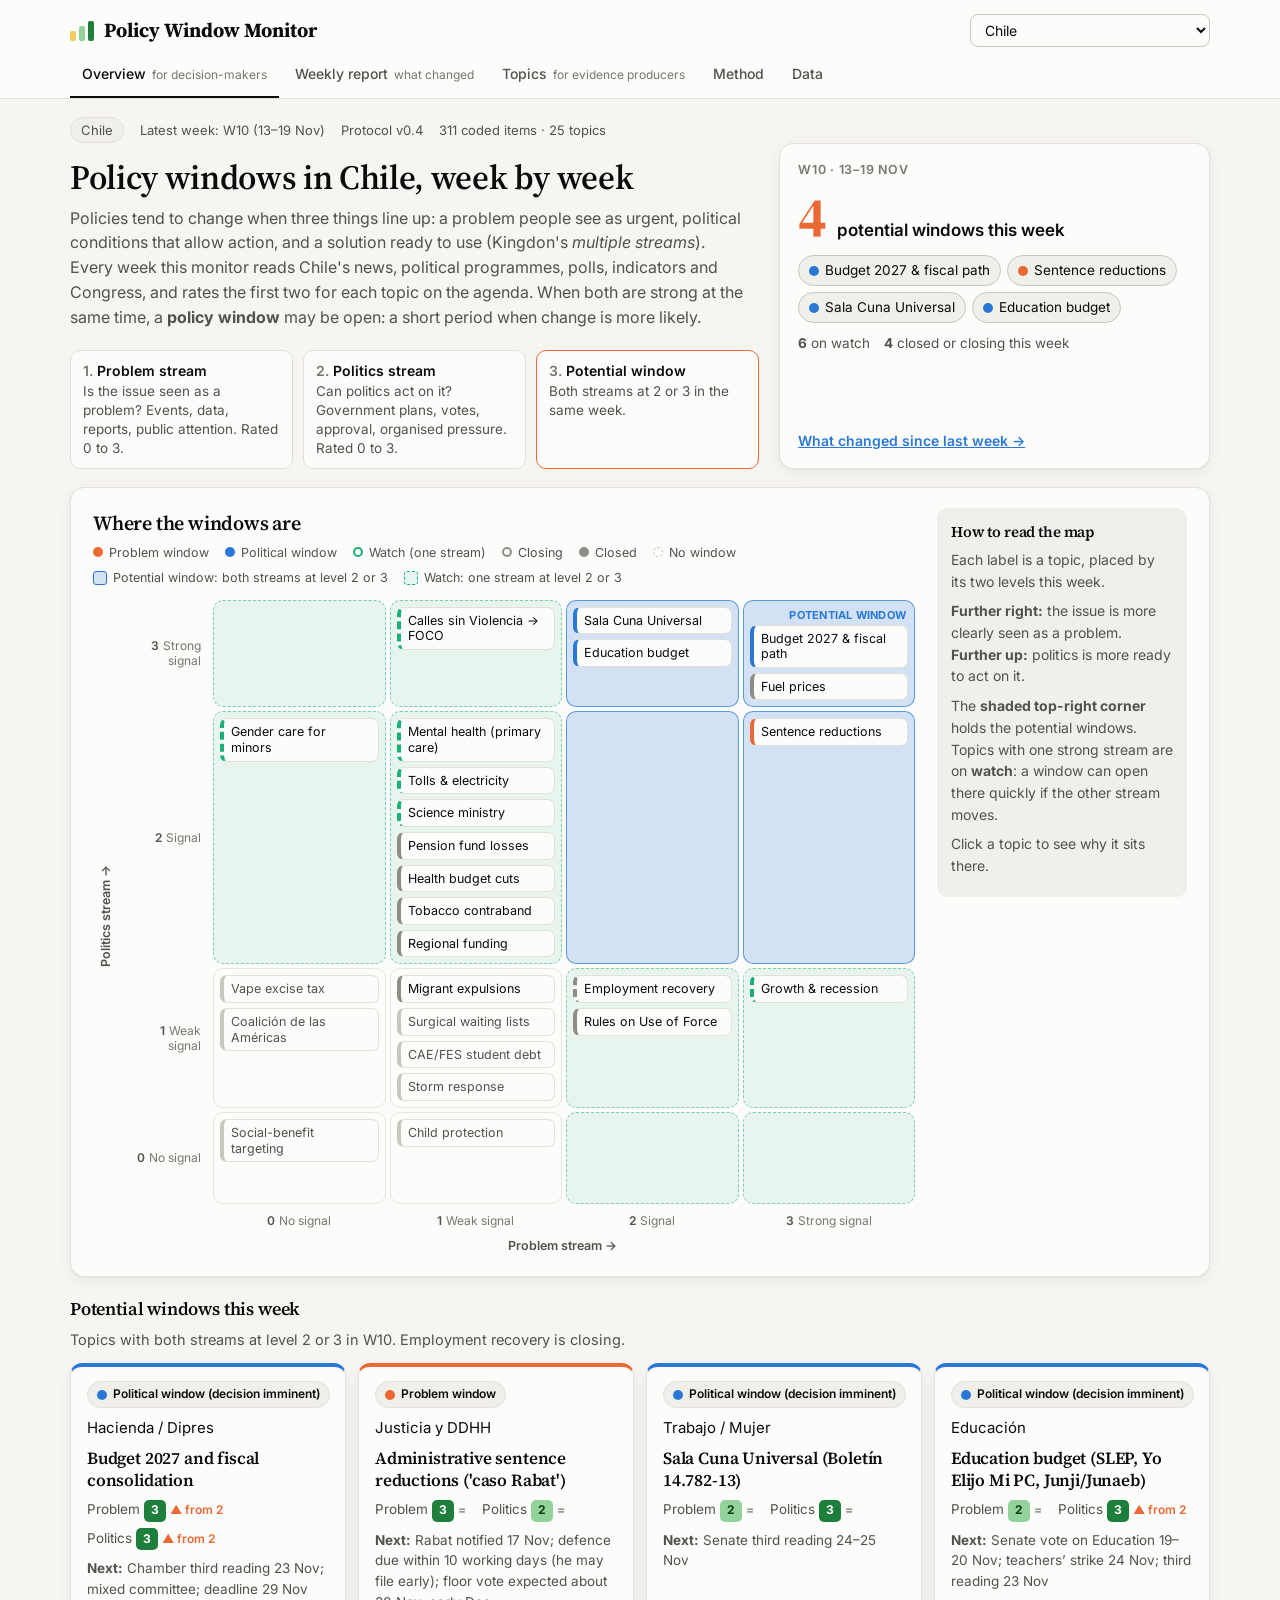
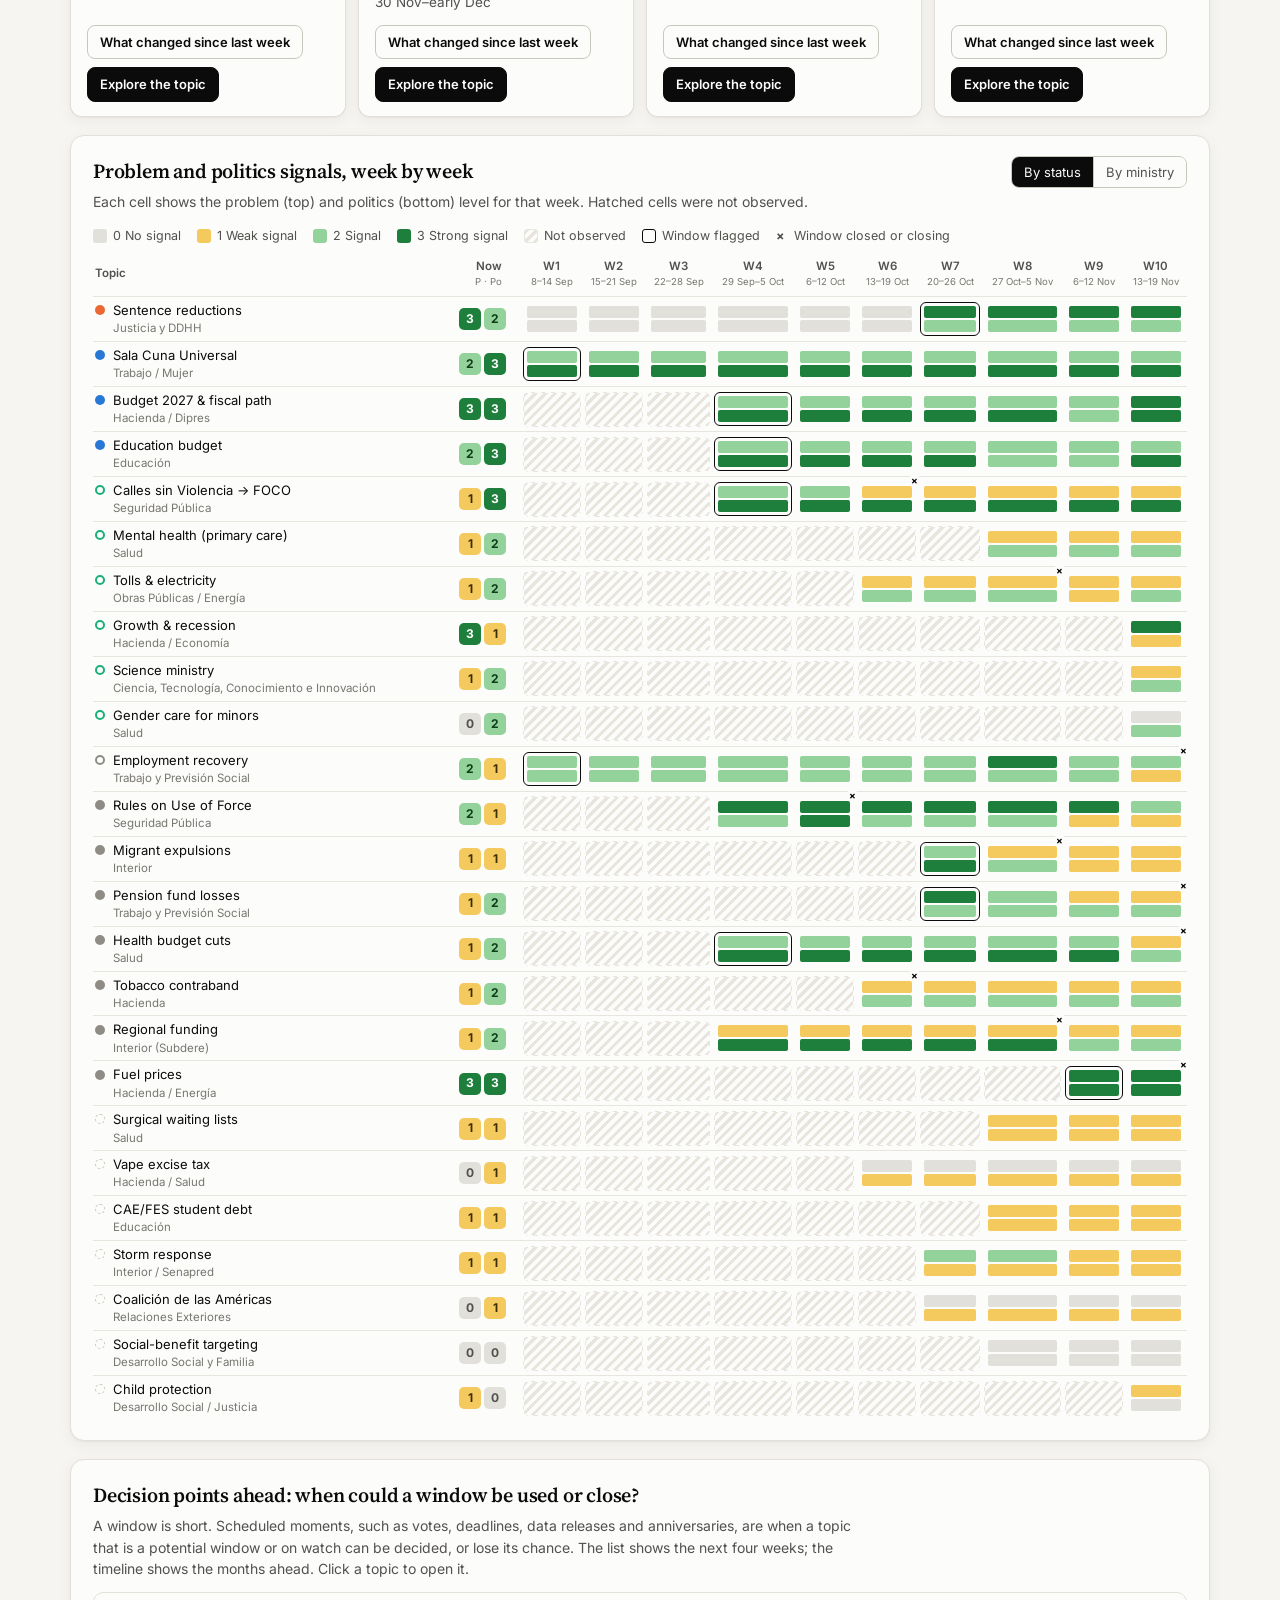
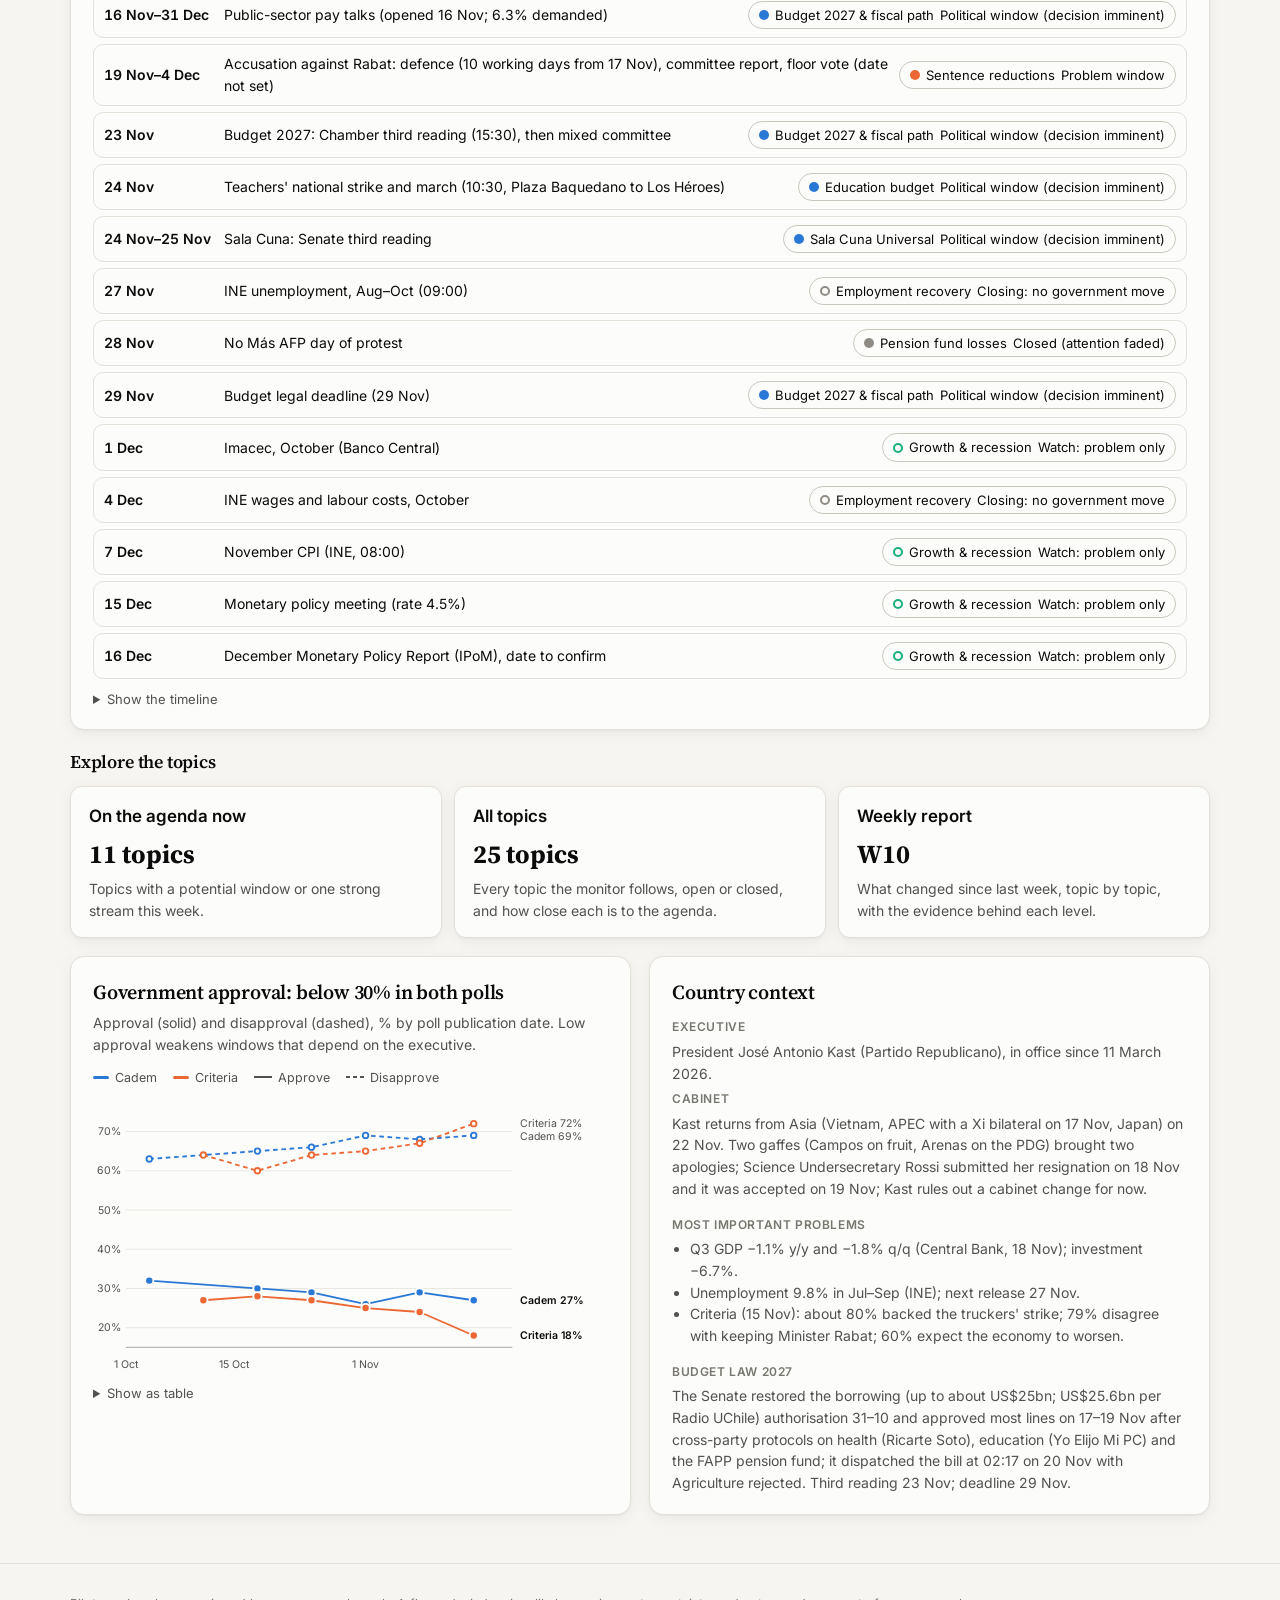
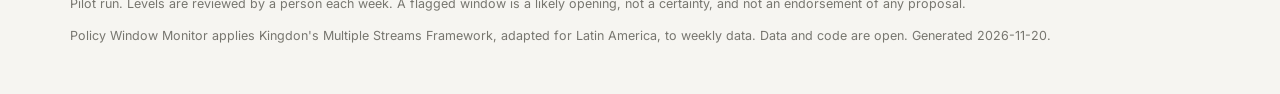
<file: index.html>
<!DOCTYPE html>
<html lang="en">
<head>
<meta charset="utf-8">
<meta name="viewport" content="width=device-width, initial-scale=1">
<title>Policy Window Monitor — Chile</title>
<meta name="description" content="Weekly monitor of likely policy windows in Latin America and the Caribbean, starting with Chile.">
<link rel="preconnect" href="https://fonts.googleapis.com">
<link rel="preconnect" href="https://fonts.gstatic.com" crossorigin>
<link href="https://fonts.googleapis.com/css2?family=Inter:wght@400;500;600;700&family=Source+Serif+4:opsz,wght@8..60,500;8..60,600;8..60,700&display=swap" rel="stylesheet">
<link rel="stylesheet" href="assets/style.css?v=7f7e30df">
</head>
<body>
<div class="viz-root">
  <header class="site-header">
    <div class="wrap header-inner">
      <a class="brand" href="#overview">
        <span class="brand-mark" aria-hidden="true"><span></span><span></span><span></span></span>
        <span class="brand-text">Policy Window Monitor</span>
      </a>
      <div class="country">
        <label for="country-select" class="sr-only">Country</label>
        <select id="country-select" aria-label="Country">
          <option value="CL" selected>Chile</option>
          <option value="CO">Colombia (pilot in preparation)</option>
          <option disabled>Mexico (coming soon)</option>
          <option disabled>Brazil (coming soon)</option>
        </select>
      </div>
    </div>
    <nav class="wrap tabs" aria-label="Views">
      <a href="#overview" data-view="overview">Overview <span class="tab-sub">for decision-makers</span></a>
      <a href="#report" data-view="report">Weekly report <span class="tab-sub">what changed</span></a>
      <a href="#topics" data-view="topics">Topics <span class="tab-sub">for evidence producers</span></a>
      <a href="#method" data-view="method">Method</a>
      <a href="#data" data-view="data">Data</a>
    </nav>
  </header>

  <main class="wrap">
    <div class="run-banner" id="run-banner"></div>

    <!-- OVERVIEW -->
    <section class="view" id="view-overview" aria-labelledby="h-overview">
      <div class="hero">
        <div class="hero-text">
          <h1 id="h-overview" class="lead-title">Policy windows in <span data-country>Chile</span>, week by week</h1>
          <p class="lead">Policies tend to change when three things line up: a problem people see as urgent, political conditions that allow action, and a solution ready to use (Kingdon's <i>multiple streams</i>). Every week this monitor reads <span data-country>Chile</span>'s news, political programmes, polls, indicators and Congress, and rates the first two for each topic on the agenda. When both are strong at the same time, a <b>policy window</b> may be open: a short period when change is more likely.</p>
          <ol class="howto">
            <li><span class="howto-k">Problem stream</span>Is the issue seen as a problem? Events, data, reports, public attention. Rated 0 to 3.</li>
            <li><span class="howto-k">Politics stream</span>Can politics act on it? Government plans, votes, approval, organised pressure. Rated 0 to 3.</li>
            <li><span class="howto-k">Potential window</span>Both streams at 2 or 3 in the same week.</li>
          </ol>
        </div>
        <aside class="hero-now" id="hero-now" aria-label="This week at a glance"></aside>
      </div>

      <article class="panel" id="map-panel">
        <div class="map-layout">
          <div class="map-main">
            <h2>Where the windows are</h2>
            <div class="legend" id="map-legend"></div>
            <div class="map-wrap">
              <div class="map-y-title"><span>Politics stream →</span></div>
              <div class="map" id="window-map" role="group" aria-label="Window map: topics by problem and politics level"></div>
            </div>
            <div class="map-x-title">Problem stream →</div>
            <p class="map-swipe">Swipe left to see the topics with weaker signals.</p>
          </div>
          <div class="map-explain">
            <h3>How to read the map</h3>
            <p>Each label is a topic, placed by its two levels this week.</p>
            <p><b>Further right:</b> the issue is more clearly seen as a problem.<br><b>Further up:</b> politics is more ready to act on it.</p>
            <p>The <b>shaded top-right corner</b> holds the potential windows. Topics with one strong stream are on <b>watch</b>: a window can open there quickly if the other stream moves.</p>
            <p>Click a topic to see why it sits there.</p>
          </div>
        </div>
      </article>

      <section aria-labelledby="h-windows">
        <h2 id="h-windows" class="section-title">Potential windows this week</h2>
        <p class="section-sub" id="windows-sub"></p>
        <div class="window-grid" id="window-cards"></div>
      </section>

      <article class="panel">
        <div class="panel-head">
          <div>
            <h2>Problem and politics signals, week by week</h2>
            <p class="panel-sub">Each cell shows the problem (top) and politics (bottom) level for that week. Hatched cells were not observed.</p>
          </div>
          <div class="seg" role="group" aria-label="Sort topics">
            <button type="button" class="seg-btn is-on" data-sort="status">By status</button>
            <button type="button" class="seg-btn" data-sort="ministry">By ministry</button>
          </div>
        </div>
        <div class="legend" id="level-legend"></div>
        <div class="weekly-scroll"><table class="weekly" id="weekly"></table></div>
      </article>

      <article class="panel">
        <h2>Decision points ahead: when could a window be used or close?</h2>
        <p class="panel-sub">A window is short. Scheduled moments, such as votes, deadlines, data releases and anniversaries, are when a topic that is a potential window or on watch can be decided, or lose its chance. The list shows the next four weeks; the timeline shows the months ahead. Click a topic to open it.</p>
        <ul class="next-list" id="next-list"></ul>
        <details class="table-view"><summary>Show the timeline</summary><div id="calendar" class="chart"></div></details>
      </article>

      <section class="explore" aria-labelledby="h-explore">
        <h2 id="h-explore" class="section-title">Explore the topics</h2>
        <div class="explore-grid">
          <a class="explore-card" href="#topics" data-mode="agenda"><span class="explore-k">On the agenda now</span><span class="explore-n" id="n-agenda"></span><span>Topics with a potential window or one strong stream this week.</span></a>
          <a class="explore-card" href="#topics" data-mode="all"><span class="explore-k">All topics</span><span class="explore-n" id="n-all"></span><span>Every topic the monitor follows, open or closed, and how close each is to the agenda.</span></a>
          <a class="explore-card" href="#report"><span class="explore-k">Weekly report</span><span class="explore-n" id="n-week"></span><span>What changed since last week, topic by topic, with the evidence behind each level.</span></a>
        </div>
      </section>

      <div class="two-col">
        <article class="panel">
          <h2>Government approval: below 30% in both polls</h2>
          <p class="panel-sub">Approval (solid) and disapproval (dashed), % by poll publication date. Low approval weakens windows that depend on the executive.</p>
          <div class="legend" id="approval-legend"></div>
          <div id="approval" class="chart"></div>
          <details class="table-view"><summary>Show as table</summary><div id="approval-table"></div></details>
        </article>
        <article class="panel">
          <h2>Country context</h2>
          <div id="context" class="context-grid one"></div>
        </article>
      </div>
    </section>

    <!-- TOPICS -->
    <section class="view" id="view-topics" aria-labelledby="h-topics" hidden>
      <h1 id="h-topics" class="lead-title">Topics</h1>
      <div class="seg big" role="group" aria-label="Which topics" id="topic-mode">
        <button type="button" class="seg-btn" data-mode="agenda">On the agenda now</button>
        <button type="button" class="seg-btn" data-mode="all">All topics</button>
      </div>
      <p class="lead" id="topics-lead"></p>

      <div class="gaps" id="gaps"></div>

      <div class="filters" role="group" aria-label="Filter topics">
        <div class="chip-row" id="status-filter"></div>
        <div class="filter-right">
          <label class="sr-only" for="ministry-filter">Ministry</label>
          <select id="ministry-filter"></select>
          <label class="sr-only" for="topic-search">Search topics</label>
          <input id="topic-search" type="search" placeholder="Search topics, people, ideas">
        </div>
      </div>
      <div class="cards" id="cards"></div>
    </section>

    <!-- WEEKLY REPORT -->
    <section class="view" id="view-report" aria-labelledby="h-report" hidden>
      <h1 id="h-report" class="lead-title">What changed since last week</h1>
      <div id="report-body"></div>
    </section>

    <!-- COLOMBIA -->
    <section class="view" id="view-colombia" aria-labelledby="h-colombia" hidden>
      <h1 id="h-colombia" class="lead-title">Colombia: pilot in preparation</h1>
      <article class="panel"><p>The monitor will follow Colombia with the same method as Chile: a country source list (press, radio and TV, political programmes, polls, indicators, Congress and the executive), weekly ratings of the problem and politics streams for each topic, and a review by a person who knows the country.</p>
      <p>A first source list has been drafted and is being checked by a reviewer in Colombia. Weekly results will appear here once the first runs are reviewed.</p>
      <p><a href="#overview" id="back-chile">Back to Chile</a></p></article>
    </section>

    <section class="view" id="view-method" aria-labelledby="h-method" hidden>
      <h1 id="h-method" class="lead-title">How the monitor works</h1>
      <div id="method"></div>
    </section>

    <!-- DATA -->
    <section class="view" id="view-data" aria-labelledby="h-data" hidden>
      <h1 id="h-data" class="lead-title">Data from this run</h1>
      <p class="lead">All validated items and ratings are open. Files are in the <code>data/</code> folder of the repository.</p>
      <ul class="downloads">
        <li><a href="data/chile-2026-11.json">chile-2026-11.json</a> <span>Full run: topics, weekly levels, windows, policy checks, calendar, polls, coded items</span></li>
        <li><a href="data/topics.csv">topics.csv</a> <span>Topic summary grid</span></li>
        <li><a href="data/coded-items.csv">coded-items.csv</a> <span>All coded items with sources, context and quotes</span></li>
      </ul>
      <article class="panel">
        <div class="panel-head">
          <h2>Coded items</h2>
          <div class="filter-right">
            <label class="sr-only" for="item-topic">Topic</label>
            <select id="item-topic"></select>
            <label class="sr-only" for="item-stream">Stream</label>
            <select id="item-stream">
              <option value="">All streams</option><option>Problem</option><option>Politics</option><option>Policy</option>
            </select>
          </div>
        </div>
        <div class="items-scroll"><table class="items" id="items"></table></div>
      </article>
    </section>
  </main>

  <footer class="site-footer">
    <div class="wrap" id="footer"></div>
  </footer>

  <div class="drawer-backdrop" id="drawer-backdrop" hidden></div>
  <aside class="drawer" id="drawer" aria-modal="true" role="dialog" aria-labelledby="drawer-title" hidden>
    <button type="button" class="drawer-close" id="drawer-close" aria-label="Close">×</button>
    <div id="drawer-body"></div>
  </aside>
  <div class="tooltip" id="tooltip" role="tooltip" hidden></div>
</div>
<script src="data/chile-2026-11.js?v=6dbe5135"></script>
<script src="assets/app.js?v=b3ae4539"></script>
</body>
</html>
</file>
<file: assets/style.css>
/* Policy Window Monitor — styles */
.viz-root {
  color-scheme: light;
  --bg: #f6f5f1;
  --surface-1: #fcfcfb;
  --surface-2: #f0efea;
  --border: #e2e0d8;
  --border-strong: #c9c7bd;
  --text-primary: #0b0b0b;
  --text-secondary: #52514e;
  --text-muted: #77766f;
  --grid: #e7e5de;
  --axis: #a3a199;
  --accent: #2a78d6;

  /* status (categorical slots 1–3, validated all-pairs) */
  --st-open: #2a78d6;
  --st-opening: #eb6834;
  --st-waiting: #1baf7a;
  --st-closed: #8e8c84;
  --st-none: #c9c7bd;

  /* stream readiness levels (protocol colours) */
  --l0: #e1e0da; --l0-ink: #52514e;
  --l1: #f4c95d; --l1-ink: #3d2e00;
  --l2: #93d29a; --l2-ink: #0f3d18;
  --l3: #1e7f3c; --l3-ink: #ffffff;

  --zone-both: rgba(42, 120, 214, 0.10);
  --zone-one: rgba(42, 120, 214, 0.045);
  --shadow: 0 1px 2px rgba(0,0,0,.04), 0 4px 16px rgba(0,0,0,.05);
}
@media (prefers-color-scheme: dark) {
  :root:where(:not([data-theme="light"])) .viz-root {
    color-scheme: dark;
    --bg: #121211; --surface-1: #1a1a19; --surface-2: #232321;
    --border: #2f2f2c; --border-strong: #45453f;
    --text-primary: #f0efec; --text-secondary: #c3c2b7; --text-muted: #9a998f;
    --grid: #2c2c29; --axis: #6d6c64; --accent: #3987e5;
    --st-open: #3987e5; --st-opening: #d95926; --st-waiting: #199e70; --st-closed: #8a8980; --st-none: #4a4a44;
    --l0: #33332f; --l0-ink: #c3c2b7;
    --l1: #b88a14; --l1-ink: #ffffff;
    --l2: #3f8d4c; --l2-ink: #ffffff;
    --l3: #6fcf86; --l3-ink: #0b2412;
    --zone-both: rgba(57, 135, 229, 0.16); --zone-one: rgba(57, 135, 229, 0.07);
    --shadow: none;
  }
}

* { box-sizing: border-box; }
html, body { margin: 0; }
body { background: var(--bg); }
.viz-root {
  background: var(--bg); color: var(--text-primary);
  font: 15px/1.55 Inter, system-ui, -apple-system, "Segoe UI", sans-serif;
  min-height: 100vh;
}
a { color: var(--accent); }
code { font-size: .9em; background: var(--surface-2); padding: 1px 5px; border-radius: 4px; }
.sr-only { position: absolute; width: 1px; height: 1px; overflow: hidden; clip: rect(0 0 0 0); white-space: nowrap; }
.wrap { max-width: 1180px; margin: 0 auto; padding: 0 20px; }
h1, h2, h3 { font-family: "Source Serif 4", Georgia, serif; font-weight: 600; letter-spacing: -0.01em; }
h2 { font-size: 20px; margin: 0 0 4px; }
h3 { font-size: 16px; margin: 0 0 6px; }

/* header */
.site-header { background: var(--surface-1); border-bottom: 1px solid var(--border); position: sticky; top: 0; z-index: 20; }
.header-inner { display: flex; align-items: center; justify-content: space-between; padding-top: 14px; padding-bottom: 6px; gap: 16px; }
.brand { display: flex; align-items: center; gap: 10px; text-decoration: none; color: var(--text-primary); }
.brand-text { font-family: "Source Serif 4", Georgia, serif; font-weight: 700; font-size: 20px; }
.brand-mark { display: inline-flex; gap: 3px; align-items: flex-end; height: 20px; }
.brand-mark span { width: 6px; border-radius: 2px; }
.brand-mark span:nth-child(1) { height: 10px; background: var(--l1); }
.brand-mark span:nth-child(2) { height: 15px; background: var(--l2); }
.brand-mark span:nth-child(3) { height: 20px; background: var(--l3); }
select, input[type=search] {
  font: inherit; font-size: 14px; color: var(--text-primary); background: var(--surface-1);
  border: 1px solid var(--border-strong); border-radius: 8px; padding: 6px 10px;
}
input[type=search] { min-width: 240px; }
.tabs { display: flex; gap: 4px; overflow-x: auto; }
.tabs a {
  text-decoration: none; color: var(--text-secondary); padding: 10px 12px 11px; font-weight: 500; font-size: 14px;
  border-bottom: 2px solid transparent; white-space: nowrap;
}
.tabs a:hover { color: var(--text-primary); }
.tabs a.is-on { color: var(--text-primary); border-bottom-color: var(--text-primary); }
.tab-sub { color: var(--text-muted); font-weight: 400; font-size: 12px; margin-left: 2px; }

/* banner + lead */
.run-banner { margin: 18px 0 0; font-size: 13px; color: var(--text-secondary); display: flex; flex-wrap: wrap; gap: 6px 16px; align-items: center; }
.run-banner .pill { background: var(--surface-2); border: 1px solid var(--border); border-radius: 999px; padding: 2px 10px; }
.run-banner .warn { color: var(--text-secondary); }
.lead-title { font-size: clamp(24px, 3.2vw, 34px); line-height: 1.2; margin: 14px 0 8px; max-width: 900px; }
.lead { color: var(--text-secondary); max-width: 820px; margin: 0 0 20px; font-size: 16px; }

/* tiles */
.tiles { display: grid; grid-template-columns: repeat(5, 1fr); gap: 12px; margin-bottom: 18px; }
.tile { background: var(--surface-1); border: 1px solid var(--border); border-radius: 12px; padding: 14px 16px; text-align: left; cursor: pointer; font: inherit; color: inherit; box-shadow: var(--shadow); }
.tile:hover { border-color: var(--border-strong); }
.tile-label { display: flex; align-items: center; gap: 8px; font-size: 13px; color: var(--text-secondary); font-weight: 500; }
.tile-num { font-size: 34px; font-weight: 700; font-family: "Source Serif 4", Georgia, serif; line-height: 1.1; margin-top: 4px; }
.tile-names { font-size: 12px; color: var(--text-muted); margin-top: 2px; line-height: 1.35; }

/* status dots / badges */
.dot { width: 10px; height: 10px; border-radius: 50%; display: inline-block; flex: none; }
.dot.open { background: var(--st-open); }
.dot.opening { background: var(--st-opening); }
.dot.waiting { background: var(--st-waiting); }
.dot.closing { background: transparent; border: 2px solid var(--st-closed); }
.dot.closed { background: var(--st-closed); }
.dot.none { background: transparent; border: 1.5px dashed var(--st-none); }
.badge { display: inline-flex; align-items: center; gap: 6px; font-size: 12px; font-weight: 600; padding: 3px 9px; border-radius: 999px; border: 1px solid var(--border); background: var(--surface-2); color: var(--text-primary); white-space: nowrap; }

/* panels */
.panel { background: var(--surface-1); border: 1px solid var(--border); border-radius: 14px; padding: 20px 22px; margin-bottom: 18px; box-shadow: var(--shadow); }
.panel-head { display: flex; justify-content: space-between; gap: 16px; align-items: flex-start; flex-wrap: wrap; }
.panel-sub { color: var(--text-secondary); margin: 0 0 12px; font-size: 14px; max-width: 760px; }
.two-col { display: grid; grid-template-columns: 1fr 1fr; gap: 18px; }
.two-col .panel { margin-bottom: 18px; }

.legend { display: flex; flex-wrap: wrap; gap: 6px 16px; font-size: 12.5px; color: var(--text-secondary); margin: 2px 0 12px; align-items: center; }
.legend-item { display: inline-flex; align-items: center; gap: 6px; }
.swatch { width: 14px; height: 14px; border-radius: 3px; display: inline-block; }
.swatch.zone-both { background: var(--zone-both); border: 1px solid var(--st-open); }
.swatch.zone-one { background: var(--zone-one); border: 1px dashed var(--border-strong); }

/* window map */
.map-wrap { display: grid; grid-template-columns: 26px 1fr; gap: 6px; }
.map-y-title { writing-mode: vertical-rl; transform: rotate(180deg); text-align: center; font-size: 12.5px; color: var(--text-secondary); font-weight: 600; display: flex; align-items: center; justify-content: center; }
.map { display: grid; grid-template-columns: 84px repeat(4, 1fr); grid-auto-rows: auto; gap: 4px; }
.map-x-title { text-align: center; font-size: 12.5px; color: var(--text-secondary); font-weight: 600; margin-top: 6px; padding-left: 116px; }
.map-rowlab, .map-collab { font-size: 12px; color: var(--text-muted); display: flex; align-items: center; }
.map-rowlab { justify-content: flex-end; text-align: right; padding-right: 8px; line-height: 1.25; }
.map-collab { justify-content: center; padding-top: 4px; }
.map-rowlab b, .map-collab b { color: var(--text-secondary); font-weight: 600; margin-right: 4px; }
.cell { min-height: 92px; border-radius: 10px; border: 1px solid var(--grid); padding: 6px; display: flex; flex-direction: column; gap: 5px; background: var(--surface-1); position: relative; }
.cell.zone-both { background: var(--zone-both); border-color: color-mix(in srgb, var(--st-open) 45%, transparent); }
.cell.zone-one { background: var(--zone-one); border-style: dashed; border-color: var(--border-strong); }
.chip {
  display: flex; align-items: center; gap: 7px; text-align: left; width: 100%;
  font: inherit; font-size: 12.5px; line-height: 1.25; color: var(--text-primary);
  background: var(--surface-1); border: 1px solid var(--border); border-left: 4px solid var(--st-none);
  border-radius: 7px; padding: 5px 7px; cursor: pointer;
}
.chip:hover, .chip:focus-visible { border-color: var(--border-strong); outline: none; box-shadow: 0 0 0 2px color-mix(in srgb, var(--accent) 30%, transparent); }
.chip.open { border-left-color: var(--st-open); }
.chip.opening { border-left-color: var(--st-opening); }
.chip.waiting { border-left-color: var(--st-waiting); }
.chip.closing { border-left-color: var(--st-closed); border-left-style: dashed; }
.chip.closed { border-left-color: var(--st-closed); }
.chip.none { border-left-color: var(--st-none); color: var(--text-secondary); }
.chip-name { flex: 1; }
.pips { display: inline-flex; gap: 2px; flex: none; }
.pips i { width: 7px; height: 7px; border-radius: 2px; background: var(--l0); display: block; }
.pips i.on { background: var(--l3); }
.chip .ico { font-size: 11px; color: var(--text-muted); flex: none; }

/* weekly grid */
.seg { display: inline-flex; border: 1px solid var(--border-strong); border-radius: 8px; overflow: hidden; }
.seg-btn { font: inherit; font-size: 13px; padding: 5px 12px; background: var(--surface-1); color: var(--text-secondary); border: 0; cursor: pointer; }
.seg-btn + .seg-btn { border-left: 1px solid var(--border-strong); }
.seg-btn.is-on { background: var(--text-primary); color: var(--surface-1); }
.weekly-scroll { overflow-x: auto; }
table.weekly { border-collapse: separate; border-spacing: 0; width: 100%; min-width: 760px; font-size: 13px; }
.weekly th { font-weight: 600; color: var(--text-secondary); font-size: 11.5px; text-align: center; padding: 0 2px 6px; white-space: nowrap; }
.weekly th.topic-h { text-align: left; }
.weekly th small { display: block; font-weight: 400; color: var(--text-muted); }
.weekly td { padding: 3px 2px; border-top: 1px solid var(--grid); }
.weekly td.tname { padding-right: 10px; min-width: 210px; }
.weekly .tlink { background: none; border: 0; font: inherit; color: var(--text-primary); cursor: pointer; text-align: left; padding: 0; display: flex; gap: 8px; align-items: center; }
.weekly .tlink:hover span.n { text-decoration: underline; }
.weekly .tmin { color: var(--text-muted); font-size: 11.5px; display: block; padding-left: 18px; }
.wk { display: grid; grid-template-rows: repeat(2, 12px); gap: 2px; width: 100%; min-width: 46px; padding: 3px; border-radius: 6px; border: 1.5px solid transparent; position: relative; cursor: default; }
.wk span { border-radius: 2px; display: block; }
.wk.na { background: repeating-linear-gradient(135deg, var(--grid) 0 3px, transparent 3px 7px); height: 35px; border-radius: 6px; }
.wk.open-mark { border-color: var(--text-primary); }
.wk .mk { position: absolute; top: -9px; right: -5px; font-size: 10px; line-height: 1; background: var(--surface-1); border-radius: 50%; padding: 1px 2px; color: var(--text-primary); font-weight: 700; }
.l0 { background: var(--l0); } .l1 { background: var(--l1); } .l2 { background: var(--l2); } .l3 { background: var(--l3); }
.cur { display: inline-flex; gap: 3px; }
.lv { display: inline-flex; align-items: center; justify-content: center; min-width: 22px; height: 22px; border-radius: 5px; font-size: 12px; font-weight: 700; padding: 0 5px; }
.lv.l0 { color: var(--l0-ink); } .lv.l1 { color: var(--l1-ink); } .lv.l2 { color: var(--l2-ink); } .lv.l3 { color: var(--l3-ink); }

/* charts */
.chart svg { width: 100%; height: auto; display: block; overflow: visible; }
.chart text { fill: var(--text-secondary); font-size: 11.5px; font-family: Inter, system-ui, sans-serif; }
.chart .t-strong { fill: var(--text-primary); font-weight: 600; }
.chart .gridline { stroke: var(--grid); stroke-width: 1; }
.chart .axisline { stroke: var(--axis); stroke-width: 1; }
.chart .lane-bg { fill: var(--surface-2); }
.chart .lane:hover .lane-bg { fill: color-mix(in srgb, var(--accent) 10%, var(--surface-2)); }
.chart .today { stroke: var(--text-primary); stroke-dasharray: 3 3; stroke-width: 1; }
.table-view summary { cursor: pointer; font-size: 13px; color: var(--text-secondary); margin-top: 8px; }
.table-view table, .simple { border-collapse: collapse; font-size: 13px; margin-top: 8px; }
.table-view td, .table-view th, .simple td, .simple th { padding: 4px 10px; border-bottom: 1px solid var(--grid); text-align: left; }

/* context */
.context-grid { display: grid; grid-template-columns: repeat(2, 1fr); gap: 10px 28px; font-size: 14px; }
.context-grid h3 { font-family: Inter, system-ui, sans-serif; font-size: 12px; text-transform: uppercase; letter-spacing: .05em; color: var(--text-muted); margin: 6px 0 4px; font-weight: 600; }
.context-grid.one { grid-template-columns: 1fr; }
.context-grid p, .context-grid ul { margin: 0; color: var(--text-secondary); }
.context-grid ul { padding-left: 18px; }

/* topics view */
.gaps { display: grid; grid-template-columns: repeat(3, 1fr); gap: 14px; margin-bottom: 22px; }
.gap { background: var(--surface-1); border: 1px solid var(--border); border-radius: 14px; padding: 16px 18px; box-shadow: var(--shadow); }
.gap h3 { font-size: 16px; }
.gap p { margin: 0 0 10px; color: var(--text-secondary); font-size: 13.5px; }
.gap ul { list-style: none; margin: 0; padding: 0; display: flex; flex-direction: column; gap: 8px; }
.gap li button { all: unset; cursor: pointer; display: block; width: 100%; }
.gap li .gt { font-weight: 600; font-size: 14px; display: flex; gap: 7px; align-items: center; }
.gap li .gd { display: block; font-size: 12.5px; color: var(--text-secondary); padding-left: 17px; }
.gap li button:hover .gt { text-decoration: underline; }
.filters { display: flex; justify-content: space-between; gap: 12px; flex-wrap: wrap; align-items: center; margin-bottom: 14px; }
.filter-right { display: flex; gap: 8px; flex-wrap: wrap; }
.chip-row { display: flex; gap: 6px; flex-wrap: wrap; }
.fchip { font: inherit; font-size: 13px; display: inline-flex; gap: 6px; align-items: center; padding: 5px 11px; border-radius: 999px; border: 1px solid var(--border-strong); background: var(--surface-1); color: var(--text-secondary); cursor: pointer; }
.fchip.is-on { background: var(--text-primary); color: var(--surface-1); border-color: var(--text-primary); }
.fchip .count { font-size: 11.5px; opacity: .75; }
.cards { display: grid; grid-template-columns: repeat(auto-fill, minmax(330px, 1fr)); gap: 14px; }
.card { background: var(--surface-1); border: 1px solid var(--border); border-radius: 14px; padding: 16px 18px; display: flex; flex-direction: column; gap: 8px; box-shadow: var(--shadow); border-top: 4px solid var(--st-none); }
.card.open { border-top-color: var(--st-open); }
.card.opening { border-top-color: var(--st-opening); }
.card.waiting { border-top-color: var(--st-waiting); }
.card.closing, .card.closed { border-top-color: var(--st-closed); }
.card-top { display: flex; justify-content: space-between; gap: 10px; align-items: flex-start; }
.card h3 { margin: 0; font-size: 17px; line-height: 1.3; }
.card .meta { font-size: 12.5px; color: var(--text-muted); }
.card .streams { display: flex; gap: 12px; font-size: 12px; color: var(--text-secondary); align-items: center; flex-wrap: wrap; }
.card .streams span { display: inline-flex; gap: 5px; align-items: center; }
.card .changed { font-size: 13.5px; color: var(--text-secondary); margin: 0; }
.card-actions { display: flex; justify-content: space-between; align-items: center; margin-top: auto; padding-top: 4px; }
.btn { font: inherit; font-size: 13px; font-weight: 600; border-radius: 8px; padding: 6px 12px; cursor: pointer; border: 1px solid var(--border-strong); background: var(--surface-1); color: var(--text-primary); }
.btn.primary { background: var(--text-primary); color: var(--surface-1); border-color: var(--text-primary); }
.follow { font: inherit; font-size: 13px; background: none; border: 0; color: var(--text-secondary); cursor: pointer; display: inline-flex; gap: 5px; align-items: center; }
.follow[aria-pressed=true] { color: var(--text-primary); font-weight: 600; }
.empty { color: var(--text-muted); padding: 20px 0; }

/* drawer */
.drawer-backdrop { position: fixed; inset: 0; background: rgba(0,0,0,.28); z-index: 40; }
.drawer { position: fixed; top: 0; right: 0; bottom: 0; width: min(720px, 100%); background: var(--surface-1); z-index: 50; overflow-y: auto; padding: 26px 30px 40px; border-left: 1px solid var(--border); box-shadow: -10px 0 40px rgba(0,0,0,.15); }
.drawer-close { position: sticky; top: 0; float: right; font-size: 26px; line-height: 1; width: 36px; height: 36px; border-radius: 50%; border: 1px solid var(--border); background: var(--surface-1); color: var(--text-primary); cursor: pointer; }
.drawer h2 { font-size: 26px; margin: 4px 40px 8px 0; line-height: 1.2; }
.drawer .eyebrow { font-size: 12px; color: var(--text-muted); text-transform: uppercase; letter-spacing: .05em; font-weight: 600; }
.facts { display: grid; grid-template-columns: repeat(3, 1fr); gap: 10px 18px; margin: 16px 0 18px; padding: 14px 0; border-top: 1px solid var(--grid); border-bottom: 1px solid var(--grid); }
.facts dt { font-size: 11.5px; color: var(--text-muted); text-transform: uppercase; letter-spacing: .04em; font-weight: 600; }
.facts dd { margin: 2px 0 0; font-size: 14px; }
.stream-block { display: grid; grid-template-columns: 110px 1fr; gap: 12px; padding: 12px 0; border-bottom: 1px solid var(--grid); }
.stream-block .sname { font-weight: 600; font-size: 14px; }
.stream-block .sname .lv { margin-top: 6px; }
.stream-block p { margin: 0; font-size: 14px; color: var(--text-secondary); }
.drawer section { margin-top: 20px; }
.drawer section h3 { font-size: 17px; }
.drawer ul { margin: 4px 0; padding-left: 18px; font-size: 14px; color: var(--text-secondary); }
.drawer .note { font-size: 12.5px; color: var(--text-muted); }
.check-grid { display: grid; grid-template-columns: 1fr 1fr; gap: 10px 22px; font-size: 14px; }
.check-grid h4 { margin: 4px 0 2px; font-size: 12px; color: var(--text-muted); text-transform: uppercase; letter-spacing: .04em; }
.evidence-box { margin-top: 12px; padding: 12px 14px; background: var(--surface-2); border-radius: 10px; font-size: 14px; }
.evidence-box .ev-state { font-weight: 600; }
.mini-traj { display: grid; grid-template-columns: repeat(var(--nweeks, 9), 1fr); gap: 4px; margin-top: 8px; }
.mini-traj .wl { font-size: 10.5px; color: var(--text-muted); text-align: center; margin-top: 2px; }
.item-list { list-style: none; padding: 0 !important; margin: 0; }
.item-list li { padding: 8px 0; border-bottom: 1px solid var(--grid); display: grid; grid-template-columns: 82px 1fr; gap: 10px; }
.item-list .d { font-size: 12px; color: var(--text-muted); font-variant-numeric: tabular-nums; }
.item-list .src { font-size: 12px; color: var(--text-muted); }
.dir { font-weight: 700; }
.dir.up { color: var(--l3); } .dir.down { color: var(--st-opening); }

/* items table */
.items-scroll { overflow-x: auto; max-height: 640px; overflow-y: auto; }
table.items { border-collapse: collapse; width: 100%; font-size: 13px; min-width: 900px; }
.items th { position: sticky; top: 0; background: var(--surface-1); text-align: left; font-size: 12px; color: var(--text-muted); padding: 6px 8px; border-bottom: 1px solid var(--border-strong); }
.items td { padding: 6px 8px; border-bottom: 1px solid var(--grid); vertical-align: top; }
.items td.num { font-variant-numeric: tabular-nums; white-space: nowrap; }
.downloads { list-style: none; padding: 0; margin: 0 0 18px; display: flex; flex-direction: column; gap: 8px; }
.downloads li { background: var(--surface-1); border: 1px solid var(--border); border-radius: 10px; padding: 10px 14px; }
.downloads a { font-weight: 600; margin-right: 10px; }
.downloads span { color: var(--text-secondary); font-size: 13.5px; }

/* method */
.method-grid { display: grid; grid-template-columns: 1fr 1fr; gap: 18px; }
.method-grid .panel ul, .method-grid .panel ol { padding-left: 20px; margin: 6px 0 0; color: var(--text-secondary); font-size: 14px; }
.method-grid .panel li { margin-bottom: 4px; }
.rules-table { width: 100%; border-collapse: collapse; font-size: 13.5px; }
.rules-table th, .rules-table td { padding: 8px 10px; border-bottom: 1px solid var(--grid); text-align: left; vertical-align: top; }
.rules-table th { font-size: 12px; color: var(--text-muted); }

/* tooltip */
.tooltip { position: fixed; z-index: 60; pointer-events: none; background: var(--text-primary); color: var(--surface-1); font-size: 12.5px; line-height: 1.4; padding: 8px 10px; border-radius: 8px; max-width: 280px; box-shadow: 0 6px 20px rgba(0,0,0,.2); }
.tooltip b { font-weight: 600; }

.site-footer { border-top: 1px solid var(--border); margin-top: 30px; padding: 18px 0 36px; font-size: 12.5px; color: var(--text-muted); }

@media (max-width: 960px) {
  .tiles { grid-template-columns: repeat(2, 1fr); }
  .two-col, .gaps, .method-grid, .context-grid { grid-template-columns: 1fr; }
  .facts { grid-template-columns: repeat(2, 1fr); }
  .map { grid-template-columns: 54px repeat(4, minmax(120px, 1fr)); }
  .map-wrap { overflow-x: auto; }
  .map { min-width: 620px; }
  #calendar { overflow-x: auto; }
  #calendar svg { min-width: 820px; }
  .brand-text { font-size: 17px; }
  .map-x-title { padding-left: 0; }
  .tab-sub { display: none; }
  input[type=search] { min-width: 0; width: 100%; }
}

.note-line { color: var(--text-secondary); font-size: 13.5px; margin-top: 12px; }
.acc { font-size: 12px; white-space: nowrap; }
.acc.open { color: var(--l3); }
.acc.closed { color: var(--st-opening); font-weight: 600; }
.src-groups h4 { margin: 10px 0 4px; font-size: 12px; color: var(--text-muted); text-transform: uppercase; letter-spacing: .04em; }
.src-groups ul { list-style: none; padding: 0 !important; margin: 0; display: flex; flex-wrap: wrap; gap: 6px; }
.src-groups li { background: var(--surface-2); border: 1px solid var(--border); border-radius: 999px; padding: 2px 10px; font-size: 12.5px; color: var(--text-primary); }
.src-groups li b { font-weight: 600; margin-left: 4px; }
.src-groups .missing li { background: transparent; border-style: dashed; color: var(--text-secondary); }
.items-scroll.tall { max-height: none; }

/* ---- Protocol v0.4 statuses (problem / political / watch) ---- */
.dot.political { background: var(--st-open); }
.dot.problem { background: var(--st-opening); }
.dot.watch { background: transparent; border: 2px solid var(--st-waiting); }
.chip.political { border-left-color: var(--st-open); }
.chip.problem { border-left-color: var(--st-opening); }
.chip.watch { border-left-color: var(--st-waiting); border-left-style: dashed; }
.card.political { border-top-color: var(--st-open); }
.card.problem { border-top-color: var(--st-opening); }
.card.watch { border-top-color: var(--st-waiting); }
th.proposed small::after { content: " · proposed"; color: var(--st-opening); font-weight: 600; }
.wk.proposed { outline: 1.5px dashed var(--st-opening); outline-offset: 1px; }
.quote { font-style: italic; color: var(--text-secondary); }
.ctx { font-size: 12px; color: var(--text-muted); }

/* ---- Review tab ---- */
.review-head { display: flex; flex-wrap: wrap; gap: 10px; align-items: center; justify-content: space-between; margin-bottom: 14px; }
.review-tally { display: flex; gap: 14px; font-size: 13px; color: var(--text-secondary); }
.review-tally b { color: var(--text-primary); }
.signal { background: var(--surface-1); border: 1px solid var(--border); border-left: 4px solid var(--border-strong); border-radius: 12px; padding: 14px 16px; margin-bottom: 12px; box-shadow: var(--shadow); }
.signal.approved { border-left-color: var(--l3); }
.signal.changed { border-left-color: var(--st-open); }
.signal.rejected { border-left-color: var(--st-opening); opacity: .8; }
.signal-top { display: flex; flex-wrap: wrap; gap: 8px 16px; align-items: center; justify-content: space-between; }
.signal h3 { margin: 0; font-size: 15px; }
.signal .lvchange { display: inline-flex; align-items: center; gap: 6px; font-size: 13px; color: var(--text-secondary); }
.signal .rationale { margin: 8px 0; }
.signal details summary { cursor: pointer; font-size: 13px; color: var(--text-secondary); }
.signal .ev { list-style: none; padding: 0; margin: 8px 0 0; display: flex; flex-direction: column; gap: 8px; }
.signal .ev li { border-top: 1px solid var(--grid); padding-top: 8px; font-size: 13.5px; }
.decide { display: flex; flex-wrap: wrap; gap: 6px; align-items: center; margin-top: 10px; }
.decide .btn.is-on { background: var(--text-primary); color: var(--surface-1); border-color: var(--text-primary); }
.decide select, .decide input { font: inherit; font-size: 13px; padding: 5px 8px; border-radius: 8px; border: 1px solid var(--border-strong); background: var(--surface-1); color: var(--text-primary); }
.decide input { flex: 1; min-width: 180px; }
.review-out { width: 100%; min-height: 120px; font: 12px/1.4 ui-monospace, monospace; margin-top: 8px; border-radius: 8px; border: 1px solid var(--border); background: var(--surface-2, var(--surface-1)); color: var(--text-primary); padding: 8px; }

/* ---- Window zones in the matrix: clear colour for potential windows ---- */
.cell.zone-both { background: color-mix(in srgb, var(--st-open) 20%, var(--surface-1)); border: 1.5px solid color-mix(in srgb, var(--st-open) 70%, transparent); }
.cell.zone-one { background: color-mix(in srgb, var(--st-waiting) 9%, var(--surface-1)); border: 1px dashed color-mix(in srgb, var(--st-waiting) 55%, transparent); }
.swatch.zone-both { background: color-mix(in srgb, var(--st-open) 20%, var(--surface-1)); border: 1.5px solid var(--st-open); }
.swatch.zone-one { background: color-mix(in srgb, var(--st-waiting) 9%, var(--surface-1)); border: 1px dashed var(--st-waiting); }
.cell { position: relative; }
.zone-tag { position: absolute; top: 6px; right: 8px; font-size: 11px; font-weight: 700; letter-spacing: .02em; text-transform: uppercase; color: var(--st-open); pointer-events: none; }
.cell.has-tag { padding-top: 24px; }

/* ---- Back end sub-navigation and add-source form ---- */
.subnav { display: flex; flex-wrap: wrap; gap: 6px; margin: 4px 0 14px; }
.subnav a { font-size: 13px; padding: 6px 12px; border-radius: 999px; border: 1px solid var(--border-strong); color: var(--text-secondary); text-decoration: none; }
.subnav a.is-on { background: var(--text-primary); color: var(--surface-1); border-color: var(--text-primary); }
.add-grid { display: grid; grid-template-columns: repeat(auto-fit, minmax(220px, 1fr)); gap: 10px 14px; margin-top: 10px; }
.add-grid label { display: flex; flex-direction: column; gap: 4px; font-size: 12.5px; color: var(--text-secondary); }
.add-grid input, .add-grid select { font: inherit; font-size: 14px; padding: 7px 9px; border-radius: 8px; border: 1px solid var(--border-strong); background: var(--surface-1); color: var(--text-primary); }
.add-actions { display: flex; flex-wrap: wrap; gap: 8px; align-items: center; margin-top: 12px; }
.ways { margin: 6px 0 0; padding-left: 18px; font-size: 14px; color: var(--text-secondary); }
.type-table td:nth-child(2) { white-space: nowrap; text-align: right; }

/* ---- This week in data (newsletter-style story cards) ---- */
.stories-wrap { margin: 4px 0 18px; }
.section-title { font-size: 18px; margin: 0 0 10px; }
.story-grid { display: grid; grid-template-columns: repeat(3, 1fr); gap: 12px; }
.story { background: var(--surface-1); border: 1px solid var(--border); border-radius: 12px; padding: 14px 16px; box-shadow: var(--shadow); display: flex; flex-direction: column; gap: 8px; }
.story .eyebrow { font-size: 11px; letter-spacing: .08em; text-transform: uppercase; color: var(--st-open); font-weight: 600; }
.story h3 { margin: 0; font-size: 16px; line-height: 1.3; }
.story p { margin: 0; font-size: 14px; color: var(--text-secondary); }
.story .spark { display: block; width: 100%; height: auto; }
.story .spark-key { font-size: 11.5px; color: var(--text-muted); }
.story a.more { font-size: 13.5px; font-weight: 600; margin-top: auto; }
@media (max-width: 860px) { .story-grid { grid-template-columns: 1fr; } }
.precedents { list-style: none; padding: 0; margin: 0; display: flex; flex-direction: column; gap: 8px; }
.precedents li { border-left: 3px solid var(--border-strong); padding: 2px 0 2px 10px; font-size: 14px; }
.precedents .src { font-size: 12px; color: var(--text-muted); }
.na-fill { fill: var(--grid); }
.gapcell { background: color-mix(in srgb, var(--st-opening) 14%, transparent); }

/* concepts (codebook tags with hover help) */
.concept { display: inline-block; font-size: 12px; font-weight: 500; line-height: 1.3; padding: 1px 8px; border-radius: 999px; border: 1px solid var(--border-strong); background: var(--surface-2); color: var(--text-primary); cursor: help; white-space: nowrap; }
.concept.c-problem { border-color: color-mix(in srgb, var(--st-opening) 55%, transparent); background: color-mix(in srgb, var(--st-opening) 10%, var(--surface-1)); }
.concept.c-politics { border-color: color-mix(in srgb, var(--st-open) 55%, transparent); background: color-mix(in srgb, var(--st-open) 10%, var(--surface-1)); }
.concept:focus-visible { outline: 2px solid var(--accent); outline-offset: 1px; }
.framing { display: flex; flex-wrap: wrap; gap: 6px; align-items: center; margin: 8px 0 4px; }
.framing-label { font-size: 12.5px; font-weight: 600; color: var(--text-secondary); margin-right: 2px; }
.concept-list { display: grid; grid-template-columns: max-content 1fr; gap: 8px 12px; margin: 6px 0 14px; font-size: 13.5px; }
.concept-list dt { margin: 0; } .concept-list dd { margin: 0; color: var(--text-secondary); }
.concept-panel h3 { font-size: 14px; margin: 12px 0 4px; }
.review-link { background: color-mix(in srgb, var(--accent) 8%, var(--surface-1)); border: 1px solid color-mix(in srgb, var(--accent) 35%, transparent); border-radius: 8px; padding: 10px 12px; font-size: 14px; }
@media (max-width: 560px) { .concept-list { grid-template-columns: 1fr; } .concept { white-space: normal; } }
.level-list { list-style: none; padding: 0; margin: 8px 0 0; display: flex; flex-direction: column; gap: 8px; font-size: 14.5px; }

/* concept checks (one per topic, stream and concept) */
.checks { list-style: none; margin: 6px 0 10px; padding: 0; display: grid; gap: 8px; }
.checks li { border-left: 2px solid var(--border-strong); padding: 2px 0 2px 10px; }
.checks p { margin: 4px 0 0; font-size: 13.5px; color: var(--text-secondary); max-width: 72ch; }
.check-head { display: flex; flex-wrap: wrap; gap: 8px; align-items: center; }
.sdots { display: inline-flex; gap: 3px; } .sdots i { width: 8px; height: 8px; border-radius: 50%; border: 1px solid var(--text-secondary); display: inline-block; } .sdots i.on { background: var(--text-secondary); }
.check-details { margin-top: 6px; } .check-details summary { cursor: pointer; font-size: 13px; font-weight: 600; color: var(--text-secondary); }

/* researchers tab (embeds experts/site/) */
.researchers-head { margin: 12px 0 10px; }
.researchers-head .panel-sub { max-width: 80ch; }
.researchers-host { display: block; min-height: 400px; }

/* ---------- overview: hero ---------- */
.hero { display: grid; grid-template-columns: minmax(0, 1.6fr) minmax(260px, 1fr); gap: 20px; align-items: stretch; margin-bottom: 18px; }
.hero-text .lead { max-width: 68ch; }
.howto { list-style: none; padding: 0; margin: 14px 0 0; display: grid; grid-template-columns: repeat(3, minmax(0, 1fr)); gap: 10px; counter-reset: h; }
.howto li { background: var(--surface-1); border: 1px solid var(--border); border-radius: 10px; padding: 10px 12px; font-size: 13.5px; color: var(--text-secondary); line-height: 1.4; counter-increment: h; }
.howto-k { display: block; font-weight: 600; color: var(--text-primary); font-size: 14px; margin-bottom: 2px; }
.howto-k::before { content: counter(h) ". "; color: var(--text-muted); }
.howto li:last-child { border-color: var(--st-opening); }
.hero-now { background: var(--surface-1); border: 1px solid var(--border); border-radius: 14px; padding: 16px 18px; box-shadow: var(--shadow); display: flex; flex-direction: column; gap: 10px; }
.now-week { font-size: 12.5px; color: var(--text-muted); text-transform: uppercase; letter-spacing: .06em; font-weight: 600; }
.now-big { display: flex; align-items: baseline; gap: 10px; color: inherit; text-decoration: none; }
.now-num { font-family: "Source Serif 4", Georgia, serif; font-size: 56px; font-weight: 700; line-height: 1; color: var(--st-opening); }
.now-lab { font-size: 17px; font-weight: 600; line-height: 1.25; }
.now-list { list-style: none; margin: 0; padding: 0; display: flex; flex-wrap: wrap; gap: 6px; }
.now-list button { font: inherit; font-size: 13.5px; display: inline-flex; align-items: center; gap: 6px; border: 1px solid var(--border-strong); background: var(--surface-2, transparent); color: inherit; border-radius: 999px; padding: 4px 10px; cursor: pointer; }
.now-list button:hover { border-color: var(--text-primary); }
.now-row { display: flex; flex-wrap: wrap; gap: 4px 14px; font-size: 13.5px; color: var(--text-secondary); }
.now-link { margin-top: auto; font-weight: 600; font-size: 14px; }

/* ---------- overview: map with explanation ---------- */
.map-layout { display: grid; grid-template-columns: minmax(0, 1fr) 250px; gap: 22px; align-items: start; }
.map-main h2 { margin-top: 0; }
.map-explain { background: var(--surface-2, transparent); border-radius: 10px; padding: 12px 14px; font-size: 14px; color: var(--text-secondary); }
.map-explain h3 { margin: 0 0 6px; font-size: 15px; color: var(--text-primary); }
.map-explain p { margin: 0 0 8px; }

/* ---------- overview: window boxes ---------- */
.section-sub { margin: -4px 0 12px; color: var(--text-secondary); font-size: 14.5px; }
.window-grid { display: grid; grid-template-columns: repeat(auto-fill, minmax(260px, 1fr)); gap: 12px; margin-bottom: 18px; }
.wcard { background: var(--surface-1); border: 1px solid var(--border); border-top: 4px solid var(--st-open); border-radius: 12px; padding: 14px 16px; box-shadow: var(--shadow); display: flex; flex-direction: column; gap: 8px; }
.wcard.problem { border-top-color: var(--st-opening); }
.wcard-top { display: flex; justify-content: space-between; gap: 8px; align-items: center; flex-wrap: wrap; }
.wcard h3 { margin: 0; font-size: 17px; line-height: 1.3; }
.wstreams { display: flex; flex-wrap: wrap; gap: 6px 16px; font-size: 13.5px; color: var(--text-secondary); align-items: center; }
.wtiming { margin: 0; font-size: 13.5px; color: var(--text-secondary); }
.wactions { display: flex; flex-wrap: wrap; gap: 8px; margin-top: auto; padding-top: 4px; }
.wactions .btn { text-decoration: none; }
.chg { font-size: 12px; font-weight: 600; }
.chg.up { color: var(--st-opening); }
.chg.down { color: var(--st-open); }
.chg.same { color: var(--text-muted); }
.chg.new { color: var(--text-muted); font-weight: 500; }

/* ---------- decision points ---------- */
.next-list { list-style: none; padding: 0; margin: 4px 0 10px; display: grid; gap: 6px; }
.next-list li { display: grid; grid-template-columns: 110px minmax(0, 1fr) auto; gap: 10px; align-items: center; padding: 8px 10px; border: 1px solid var(--border); border-radius: 10px; background: var(--surface-1); font-size: 14px; }
.next-list .nd { font-weight: 600; font-variant-numeric: tabular-nums; }
.next-list .nt { font: inherit; font-size: 13px; display: inline-flex; gap: 6px; align-items: center; border: 1px solid var(--border-strong); background: transparent; color: inherit; border-radius: 999px; padding: 3px 10px; cursor: pointer; }

/* ---------- explore ---------- */
.explore-grid { display: grid; grid-template-columns: repeat(3, minmax(0, 1fr)); gap: 12px; margin-bottom: 18px; }
.explore-card { display: flex; flex-direction: column; gap: 4px; padding: 16px 18px; border-radius: 12px; border: 1px solid var(--border); background: var(--surface-1); box-shadow: var(--shadow); color: var(--text-secondary); text-decoration: none; font-size: 14px; }
.explore-card:hover { border-color: var(--text-primary); }
.explore-k { font-size: 17px; font-weight: 600; color: var(--text-primary); }
.explore-n { font-family: "Source Serif 4", Georgia, serif; font-size: 26px; font-weight: 700; color: var(--text-primary); }

/* ---------- topics modes ---------- */
.seg.big { margin: 4px 0 10px; }
.seg.big .seg-btn { font-size: 15px; padding: 8px 16px; }

/* ---------- weekly report ---------- */
.rep-intro p { font-size: 15.5px; line-height: 1.6; max-width: 80ch; margin: 0; }
.rep-toc { display: flex; flex-wrap: wrap; gap: 6px; margin: 4px 0 16px; }
.rep-toc a { display: inline-flex; align-items: center; gap: 6px; font-size: 13.5px; border: 1px solid var(--border-strong); border-radius: 999px; padding: 3px 10px; color: inherit; text-decoration: none; }
.rep-topic { scroll-margin-top: 130px; }
.rep-head { display: flex; justify-content: space-between; gap: 10px; align-items: flex-start; flex-wrap: wrap; }
.rep-head h2 { margin: 2px 0 0; }
.rep-sum { font-size: 15px; line-height: 1.6; max-width: 80ch; }
.rep-stream { border-top: 1px solid var(--border); padding-top: 10px; margin-top: 10px; }
.rep-sh { font-weight: 600; display: flex; gap: 8px; align-items: center; }

@media (max-width: 900px) {
  .hero, .map-layout { grid-template-columns: minmax(0, 1fr); }
  .howto, .explore-grid { grid-template-columns: minmax(0, 1fr); }
  .next-list li { grid-template-columns: 80px minmax(0, 1fr); }
  .next-list .nt { grid-column: 1 / -1; justify-self: start; }
}
.map-main { min-width: 0; }
.map-main .map-wrap { overflow-x: auto; -webkit-overflow-scrolling: touch; }
@media (max-width: 900px) { .map-main .map { min-width: 620px; } }
.map-swipe { display: none; font-size: 12.5px; color: var(--text-muted); margin: 4px 0 0; }
@media (max-width: 900px) { .map-swipe { display: block; } }
</file>
